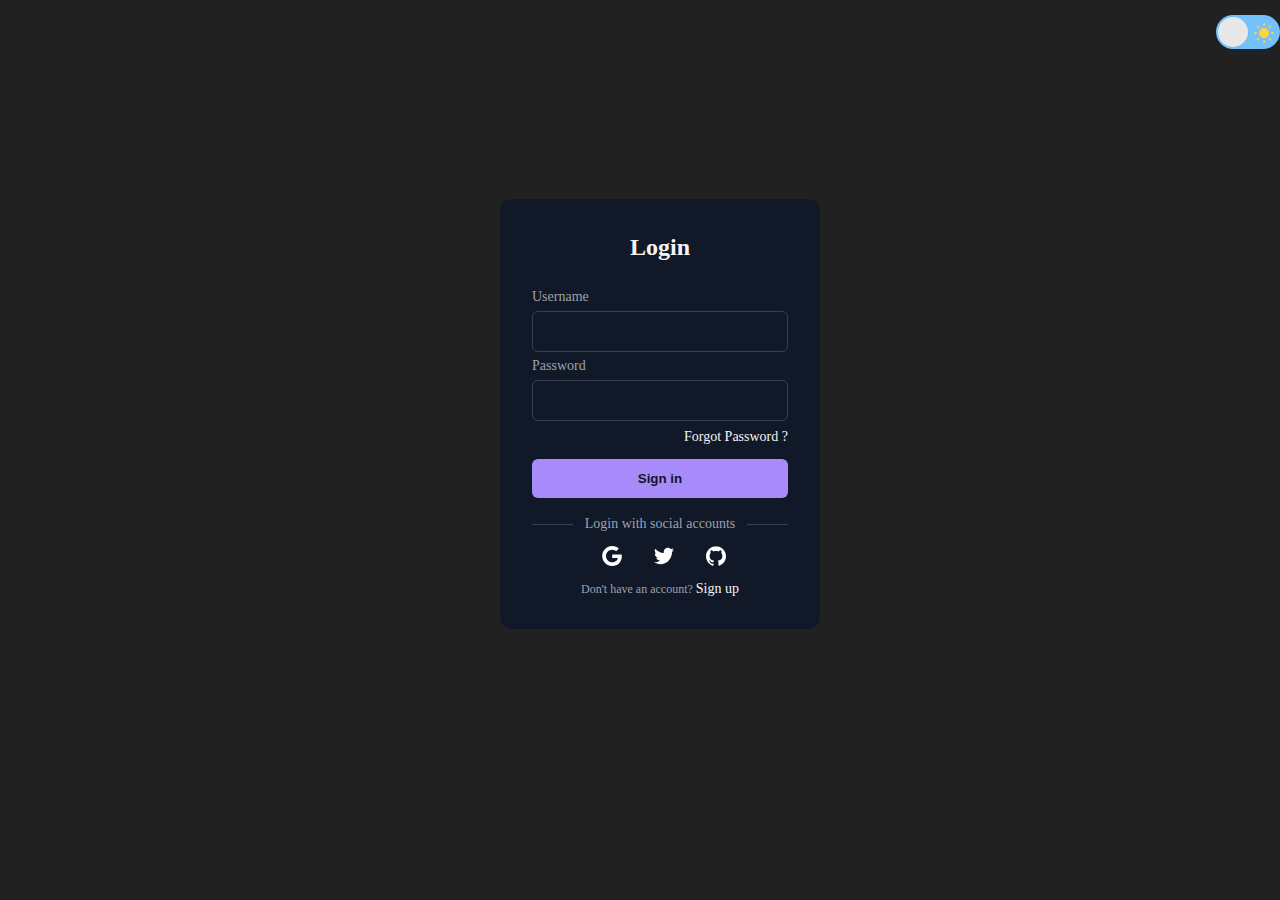
<file: Login or SignIn-From/Index.html>
<!DOCTYPE html>
<html lang="en">
<head>
    <meta charset="UTF-8">
    <meta name="viewport" content="width=device-width, initial-scale=1.0">
    <title>Document</title>
    <link rel="stylesheet" href="Style.css">
</head>
<body>
 <!-- Toggle Switch -->
 <label class="switch" >
    <span class="sun"><svg xmlns="http://www.w3.org/2000/svg" viewBox="0 0 24 24"><g fill="#ffd43b"><circle r="5" cy="12" cx="12"></circle><path d="m21 13h-1a1 1 0 0 1 0-2h1a1 1 0 0 1 0 2zm-17 0h-1a1 1 0 0 1 0-2h1a1 1 0 0 1 0 2zm13.66-5.66a1 1 0 0 1 -.66-.29 1 1 0 0 1 0-1.41l.71-.71a1 1 0 1 1 1.41 1.41l-.71.71a1 1 0 0 1 -.75.29zm-12.02 12.02a1 1 0 0 1 -.71-.29 1 1 0 0 1 0-1.41l.71-.66a1 1 0 0 1 1.41 1.41l-.71.71a1 1 0 0 1 -.7.24zm6.36-14.36a1 1 0 0 1 -1-1v-1a1 1 0 0 1 2 0v1a1 1 0 0 1 -1 1zm0 17a1 1 0 0 1 -1-1v-1a1 1 0 0 1 2 0v1a1 1 0 0 1 -1 1zm-5.66-14.66a1 1 0 0 1 -.7-.29l-.71-.71a1 1 0 0 1 1.41-1.41l.71.71a1 1 0 0 1 0 1.41 1 1 0 0 1 -.71.29zm12.02 12.02a1 1 0 0 1 -.7-.29l-.66-.71a1 1 0 0 1 1.36-1.36l.71.71a1 1 0 0 1 0 1.41 1 1 0 0 1 -.71.24z"></path></g></svg></span>
    <span class="moon"><svg xmlns="http://www.w3.org/2000/svg" viewBox="0 0 384 512"><path d="m223.5 32c-123.5 0-223.5 100.3-223.5 224s100 224 223.5 224c60.6 0 115.5-24.2 155.8-63.4 5-4.9 6.3-12.5 3.1-18.7s-10.1-9.7-17-8.5c-9.8 1.7-19.8 2.6-30.1 2.6-96.9 0-175.5-78.8-175.5-176 0-65.8 36-123.1 89.3-153.3 6.1-3.5 9.2-10.5 7.7-17.3s-7.3-11.9-14.3-12.5c-6.3-.5-12.6-.8-19-.8z"></path></svg></span>   
    <input type="checkbox" class="input" onclick=" myFunction()">
    <span class="slider"></span>
  </label>
    <!-- From -->
    <div class="form-container">
        <p class="title">Login</p>
        <form class="form">
            <div class="input-group">
                <label for="username">Username</label>
                <input type="text" name="username" id="username" placeholder="">
            </div>
            <div class="input-group">
                <label for="password">Password</label>
                <input type="password" name="password" id="password" placeholder="">
                <div class="forgot">
                    <a rel="noopener noreferrer" href="#">Forgot Password ?</a>
                </div>
            </div>
            <button class="sign">Sign in</button>
        </form>
        <div class="social-message">
            <div class="line"></div>
            <p class="message">Login with social accounts</p>
            <div class="line"></div>
        </div>
        <div class="social-icons">
            <button aria-label="Log in with Google" class="icon">
                <svg xmlns="http://www.w3.org/2000/svg" viewBox="0 0 32 32" class="w-5 h-5 fill-current">
                    <path d="M16.318 13.714v5.484h9.078c-0.37 2.354-2.745 6.901-9.078 6.901-5.458 0-9.917-4.521-9.917-10.099s4.458-10.099 9.917-10.099c3.109 0 5.193 1.318 6.38 2.464l4.339-4.182c-2.786-2.599-6.396-4.182-10.719-4.182-8.844 0-16 7.151-16 16s7.156 16 16 16c9.234 0 15.365-6.49 15.365-15.635 0-1.052-0.115-1.854-0.255-2.651z"></path>
                </svg>
            </button>
            <button aria-label="Log in with Twitter" class="icon">
                <svg xmlns="http://www.w3.org/2000/svg" viewBox="0 0 32 32" class="w-5 h-5 fill-current">
                    <path d="M31.937 6.093c-1.177 0.516-2.437 0.871-3.765 1.032 1.355-0.813 2.391-2.099 2.885-3.631-1.271 0.74-2.677 1.276-4.172 1.579-1.192-1.276-2.896-2.079-4.787-2.079-3.625 0-6.563 2.937-6.563 6.557 0 0.521 0.063 1.021 0.172 1.495-5.453-0.255-10.287-2.875-13.52-6.833-0.568 0.964-0.891 2.084-0.891 3.303 0 2.281 1.161 4.281 2.916 5.457-1.073-0.031-2.083-0.328-2.968-0.817v0.079c0 3.181 2.26 5.833 5.26 6.437-0.547 0.145-1.131 0.229-1.724 0.229-0.421 0-0.823-0.041-1.224-0.115 0.844 2.604 3.26 4.5 6.14 4.557-2.239 1.755-5.077 2.801-8.135 2.801-0.521 0-1.041-0.025-1.563-0.088 2.917 1.86 6.36 2.948 10.079 2.948 12.067 0 18.661-9.995 18.661-18.651 0-0.276 0-0.557-0.021-0.839 1.287-0.917 2.401-2.079 3.281-3.396z"></path>
                </svg>
            </button>
            <button aria-label="Log in with GitHub" class="icon">
                <svg xmlns="http://www.w3.org/2000/svg" viewBox="0 0 32 32" class="w-5 h-5 fill-current">
                    <path d="M16 0.396c-8.839 0-16 7.167-16 16 0 7.073 4.584 13.068 10.937 15.183 0.803 0.151 1.093-0.344 1.093-0.772 0-0.38-0.009-1.385-0.015-2.719-4.453 0.964-5.391-2.151-5.391-2.151-0.729-1.844-1.781-2.339-1.781-2.339-1.448-0.989 0.115-0.968 0.115-0.968 1.604 0.109 2.448 1.645 2.448 1.645 1.427 2.448 3.744 1.74 4.661 1.328 0.14-1.031 0.557-1.74 1.011-2.135-3.552-0.401-7.287-1.776-7.287-7.907 0-1.751 0.62-3.177 1.645-4.297-0.177-0.401-0.719-2.031 0.141-4.235 0 0 1.339-0.427 4.4 1.641 1.281-0.355 2.641-0.532 4-0.541 1.36 0.009 2.719 0.187 4 0.541 3.043-2.068 4.381-1.641 4.381-1.641 0.859 2.204 0.317 3.833 0.161 4.235 1.015 1.12 1.635 2.547 1.635 4.297 0 6.145-3.74 7.5-7.296 7.891 0.556 0.479 1.077 1.464 1.077 2.959 0 2.14-0.020 3.864-0.020 4.385 0 0.416 0.28 0.916 1.104 0.755 6.4-2.093 10.979-8.093 10.979-15.156 0-8.833-7.161-16-16-16z"></path>
                </svg>
            </button>
        </div>
        <p class="signup">Don't have an account?
            <a rel="noopener noreferrer" href="http://127.0.0.1:5500/Login%20or%20SignIn-From/SignUp.html" class="">Sign up</a>
        </p>
    </div>
    
    <script>
        function myFunction() {
           var element = document.body;
           element.classList.toggle("dark-mode");
        }
        </script>
</body>
</html>
</file>
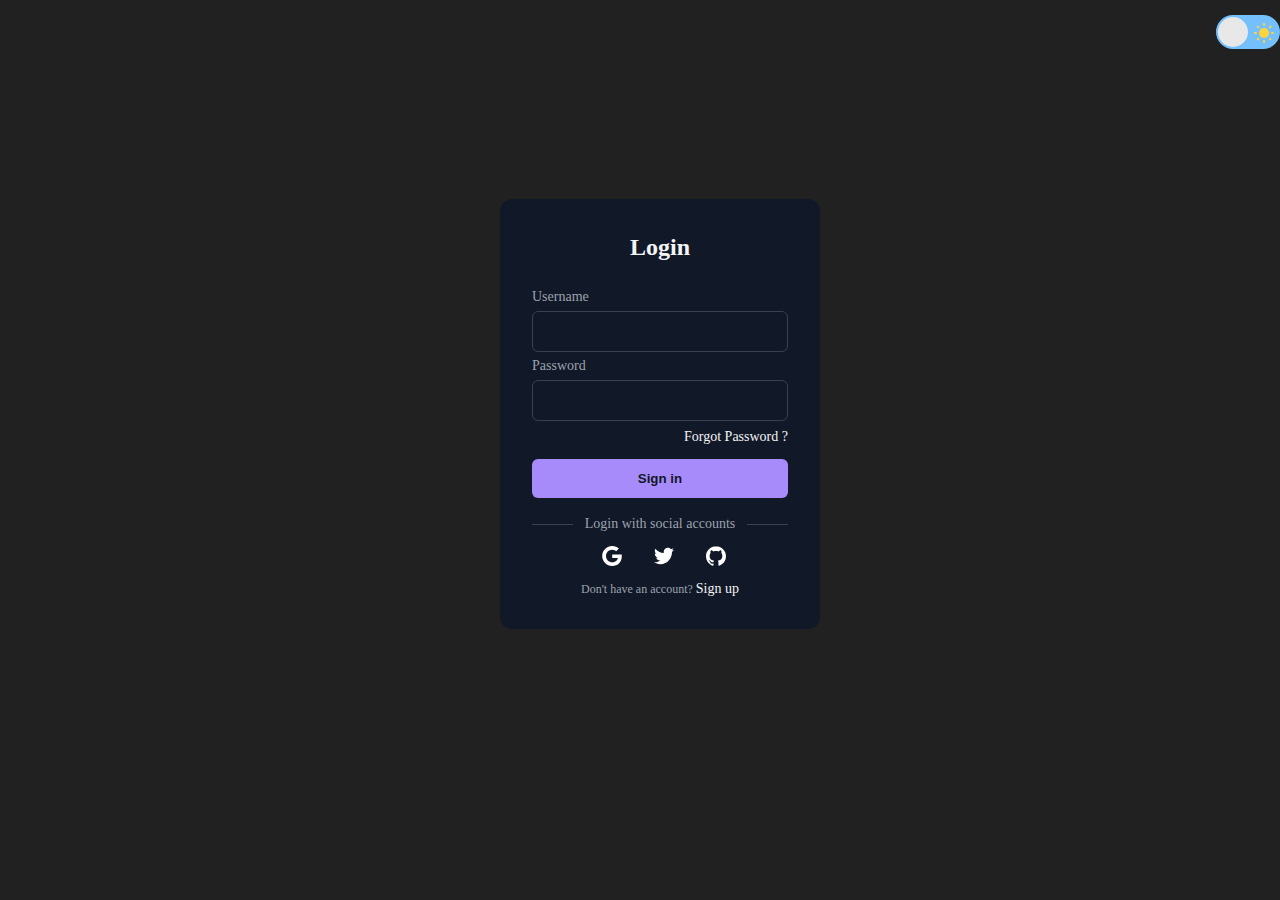
<file: Login/SignIn-From/Index.html>
<!DOCTYPE html>
<html lang="en">
<head>
    <meta charset="UTF-8">
    <meta name="viewport" content="width=device-width, initial-scale=1.0">
    <title>Document</title>
    <link rel="stylesheet" href="Style.css">
</head>
<body>
 <!-- Toggle Switch -->
 <label class="switch" >
    <span class="sun"><svg xmlns="http://www.w3.org/2000/svg" viewBox="0 0 24 24"><g fill="#ffd43b"><circle r="5" cy="12" cx="12"></circle><path d="m21 13h-1a1 1 0 0 1 0-2h1a1 1 0 0 1 0 2zm-17 0h-1a1 1 0 0 1 0-2h1a1 1 0 0 1 0 2zm13.66-5.66a1 1 0 0 1 -.66-.29 1 1 0 0 1 0-1.41l.71-.71a1 1 0 1 1 1.41 1.41l-.71.71a1 1 0 0 1 -.75.29zm-12.02 12.02a1 1 0 0 1 -.71-.29 1 1 0 0 1 0-1.41l.71-.66a1 1 0 0 1 1.41 1.41l-.71.71a1 1 0 0 1 -.7.24zm6.36-14.36a1 1 0 0 1 -1-1v-1a1 1 0 0 1 2 0v1a1 1 0 0 1 -1 1zm0 17a1 1 0 0 1 -1-1v-1a1 1 0 0 1 2 0v1a1 1 0 0 1 -1 1zm-5.66-14.66a1 1 0 0 1 -.7-.29l-.71-.71a1 1 0 0 1 1.41-1.41l.71.71a1 1 0 0 1 0 1.41 1 1 0 0 1 -.71.29zm12.02 12.02a1 1 0 0 1 -.7-.29l-.66-.71a1 1 0 0 1 1.36-1.36l.71.71a1 1 0 0 1 0 1.41 1 1 0 0 1 -.71.24z"></path></g></svg></span>
    <span class="moon"><svg xmlns="http://www.w3.org/2000/svg" viewBox="0 0 384 512"><path d="m223.5 32c-123.5 0-223.5 100.3-223.5 224s100 224 223.5 224c60.6 0 115.5-24.2 155.8-63.4 5-4.9 6.3-12.5 3.1-18.7s-10.1-9.7-17-8.5c-9.8 1.7-19.8 2.6-30.1 2.6-96.9 0-175.5-78.8-175.5-176 0-65.8 36-123.1 89.3-153.3 6.1-3.5 9.2-10.5 7.7-17.3s-7.3-11.9-14.3-12.5c-6.3-.5-12.6-.8-19-.8z"></path></svg></span>   
    <input type="checkbox" class="input" onclick=" myFunction()">
    <span class="slider"></span>
  </label>
    <!-- From -->
    <div class="form-container">
        <p class="title">Login</p>
        <form class="form">
            <div class="input-group">
                <label for="username">Username</label>
                <input type="text" name="username" id="username" placeholder="">
            </div>
            <div class="input-group">
                <label for="password">Password</label>
                <input type="password" name="password" id="password" placeholder="">
                <div class="forgot">
                    <a rel="noopener noreferrer" href="#">Forgot Password ?</a>
                </div>
            </div>
            <button class="sign">Sign in</button>
        </form>
        <div class="social-message">
            <div class="line"></div>
            <p class="message">Login with social accounts</p>
            <div class="line"></div>
        </div>
        <div class="social-icons">
            <button aria-label="Log in with Google" class="icon">
                <svg xmlns="http://www.w3.org/2000/svg" viewBox="0 0 32 32" class="w-5 h-5 fill-current">
                    <path d="M16.318 13.714v5.484h9.078c-0.37 2.354-2.745 6.901-9.078 6.901-5.458 0-9.917-4.521-9.917-10.099s4.458-10.099 9.917-10.099c3.109 0 5.193 1.318 6.38 2.464l4.339-4.182c-2.786-2.599-6.396-4.182-10.719-4.182-8.844 0-16 7.151-16 16s7.156 16 16 16c9.234 0 15.365-6.49 15.365-15.635 0-1.052-0.115-1.854-0.255-2.651z"></path>
                </svg>
            </button>
            <button aria-label="Log in with Twitter" class="icon">
                <svg xmlns="http://www.w3.org/2000/svg" viewBox="0 0 32 32" class="w-5 h-5 fill-current">
                    <path d="M31.937 6.093c-1.177 0.516-2.437 0.871-3.765 1.032 1.355-0.813 2.391-2.099 2.885-3.631-1.271 0.74-2.677 1.276-4.172 1.579-1.192-1.276-2.896-2.079-4.787-2.079-3.625 0-6.563 2.937-6.563 6.557 0 0.521 0.063 1.021 0.172 1.495-5.453-0.255-10.287-2.875-13.52-6.833-0.568 0.964-0.891 2.084-0.891 3.303 0 2.281 1.161 4.281 2.916 5.457-1.073-0.031-2.083-0.328-2.968-0.817v0.079c0 3.181 2.26 5.833 5.26 6.437-0.547 0.145-1.131 0.229-1.724 0.229-0.421 0-0.823-0.041-1.224-0.115 0.844 2.604 3.26 4.5 6.14 4.557-2.239 1.755-5.077 2.801-8.135 2.801-0.521 0-1.041-0.025-1.563-0.088 2.917 1.86 6.36 2.948 10.079 2.948 12.067 0 18.661-9.995 18.661-18.651 0-0.276 0-0.557-0.021-0.839 1.287-0.917 2.401-2.079 3.281-3.396z"></path>
                </svg>
            </button>
            <button aria-label="Log in with GitHub" class="icon">
                <svg xmlns="http://www.w3.org/2000/svg" viewBox="0 0 32 32" class="w-5 h-5 fill-current">
                    <path d="M16 0.396c-8.839 0-16 7.167-16 16 0 7.073 4.584 13.068 10.937 15.183 0.803 0.151 1.093-0.344 1.093-0.772 0-0.38-0.009-1.385-0.015-2.719-4.453 0.964-5.391-2.151-5.391-2.151-0.729-1.844-1.781-2.339-1.781-2.339-1.448-0.989 0.115-0.968 0.115-0.968 1.604 0.109 2.448 1.645 2.448 1.645 1.427 2.448 3.744 1.74 4.661 1.328 0.14-1.031 0.557-1.74 1.011-2.135-3.552-0.401-7.287-1.776-7.287-7.907 0-1.751 0.62-3.177 1.645-4.297-0.177-0.401-0.719-2.031 0.141-4.235 0 0 1.339-0.427 4.4 1.641 1.281-0.355 2.641-0.532 4-0.541 1.36 0.009 2.719 0.187 4 0.541 3.043-2.068 4.381-1.641 4.381-1.641 0.859 2.204 0.317 3.833 0.161 4.235 1.015 1.12 1.635 2.547 1.635 4.297 0 6.145-3.74 7.5-7.296 7.891 0.556 0.479 1.077 1.464 1.077 2.959 0 2.14-0.020 3.864-0.020 4.385 0 0.416 0.28 0.916 1.104 0.755 6.4-2.093 10.979-8.093 10.979-15.156 0-8.833-7.161-16-16-16z"></path>
                </svg>
            </button>
        </div>
        <p class="signup">Don't have an account?
            <a rel="noopener noreferrer" href="http://127.0.0.1:5500/Login/SignIn-From/SignUp.html?username=&username=&password=&username=" class="">Sign up</a>
        </p>
    </div>
    
    <script>
        function myFunction() {
           var element = document.body;
           element.classList.toggle("dark-mode");
        }
        </script>
</body>
</html>
</file>
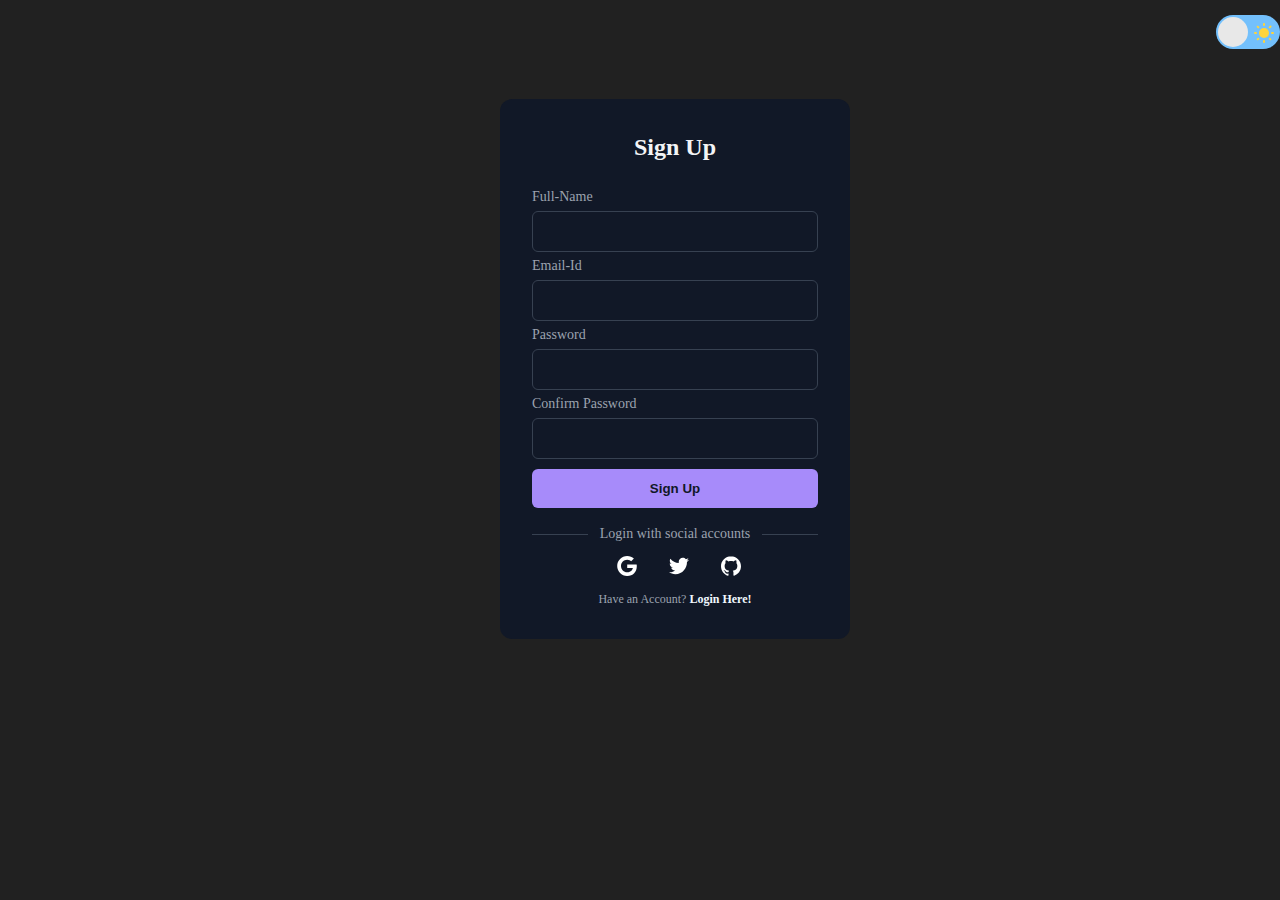
<file: Login or SignIn-From/SignUp.html>
<!DOCTYPE html>
<html lang="en">
<head>
    <meta charset="UTF-8">
    <meta name="viewport" content="width=device-width, initial-scale=1.0">
    <title>Document</title>
    <link rel="stylesheet" href="signUp.Css">
</head>
<body>
    <!-- Toggle Switch -->
 <label class="switch">
    <span class="sun"><svg xmlns="http://www.w3.org/2000/svg" viewBox="0 0 24 24"><g fill="#ffd43b"><circle r="5" cy="12" cx="12"></circle><path d="m21 13h-1a1 1 0 0 1 0-2h1a1 1 0 0 1 0 2zm-17 0h-1a1 1 0 0 1 0-2h1a1 1 0 0 1 0 2zm13.66-5.66a1 1 0 0 1 -.66-.29 1 1 0 0 1 0-1.41l.71-.71a1 1 0 1 1 1.41 1.41l-.71.71a1 1 0 0 1 -.75.29zm-12.02 12.02a1 1 0 0 1 -.71-.29 1 1 0 0 1 0-1.41l.71-.66a1 1 0 0 1 1.41 1.41l-.71.71a1 1 0 0 1 -.7.24zm6.36-14.36a1 1 0 0 1 -1-1v-1a1 1 0 0 1 2 0v1a1 1 0 0 1 -1 1zm0 17a1 1 0 0 1 -1-1v-1a1 1 0 0 1 2 0v1a1 1 0 0 1 -1 1zm-5.66-14.66a1 1 0 0 1 -.7-.29l-.71-.71a1 1 0 0 1 1.41-1.41l.71.71a1 1 0 0 1 0 1.41 1 1 0 0 1 -.71.29zm12.02 12.02a1 1 0 0 1 -.7-.29l-.66-.71a1 1 0 0 1 1.36-1.36l.71.71a1 1 0 0 1 0 1.41 1 1 0 0 1 -.71.24z"></path></g></svg></span>
    <span class="moon"><svg xmlns="http://www.w3.org/2000/svg" viewBox="0 0 384 512"><path d="m223.5 32c-123.5 0-223.5 100.3-223.5 224s100 224 223.5 224c60.6 0 115.5-24.2 155.8-63.4 5-4.9 6.3-12.5 3.1-18.7s-10.1-9.7-17-8.5c-9.8 1.7-19.8 2.6-30.1 2.6-96.9 0-175.5-78.8-175.5-176 0-65.8 36-123.1 89.3-153.3 6.1-3.5 9.2-10.5 7.7-17.3s-7.3-11.9-14.3-12.5c-6.3-.5-12.6-.8-19-.8z"></path></svg></span>   
    <input type="checkbox" class="input" onclick="myFunction()">
    <span class="slider"></span>
  </label>
    <!-- From -->
    <div class="form-container">
        <p class="title">Sign Up</p>
        <form class="form">
            <div class="input-group">
                <label for="username">Full-Name</label>
                <input type="text" name="username" id="username" placeholder="">
            </div>
            <div class="input-group">
                <label for="username">Email-Id</label>
                <input type="email" name="username" id="username" placeholder="">
            </div>
            <div class="input-group">
                <label for="password">Password</label>
                <input type="password" name="password" id="password" placeholder="">
               </div>
               <div class="input-group">
                <label for="username">Confirm Password</label>
                <input type="text" name="username" id="username" placeholder="">
            </div>
            <button class="sign">Sign Up</button>
        </form>
        <div class="social-message">
            <div class="line"></div>
            <p class="message">Login with social accounts</p>
            <div class="line"></div>
        </div>
        <div class="social-icons">
            <button aria-label="Log in with Google" class="icon">
                <svg xmlns="http://www.w3.org/2000/svg" viewBox="0 0 32 32" class="w-5 h-5 fill-current">
                    <path d="M16.318 13.714v5.484h9.078c-0.37 2.354-2.745 6.901-9.078 6.901-5.458 0-9.917-4.521-9.917-10.099s4.458-10.099 9.917-10.099c3.109 0 5.193 1.318 6.38 2.464l4.339-4.182c-2.786-2.599-6.396-4.182-10.719-4.182-8.844 0-16 7.151-16 16s7.156 16 16 16c9.234 0 15.365-6.49 15.365-15.635 0-1.052-0.115-1.854-0.255-2.651z"></path>
                </svg>
            </button>
            <button aria-label="Log in with Twitter" class="icon">
                <svg xmlns="http://www.w3.org/2000/svg" viewBox="0 0 32 32" class="w-5 h-5 fill-current">
                    <path d="M31.937 6.093c-1.177 0.516-2.437 0.871-3.765 1.032 1.355-0.813 2.391-2.099 2.885-3.631-1.271 0.74-2.677 1.276-4.172 1.579-1.192-1.276-2.896-2.079-4.787-2.079-3.625 0-6.563 2.937-6.563 6.557 0 0.521 0.063 1.021 0.172 1.495-5.453-0.255-10.287-2.875-13.52-6.833-0.568 0.964-0.891 2.084-0.891 3.303 0 2.281 1.161 4.281 2.916 5.457-1.073-0.031-2.083-0.328-2.968-0.817v0.079c0 3.181 2.26 5.833 5.26 6.437-0.547 0.145-1.131 0.229-1.724 0.229-0.421 0-0.823-0.041-1.224-0.115 0.844 2.604 3.26 4.5 6.14 4.557-2.239 1.755-5.077 2.801-8.135 2.801-0.521 0-1.041-0.025-1.563-0.088 2.917 1.86 6.36 2.948 10.079 2.948 12.067 0 18.661-9.995 18.661-18.651 0-0.276 0-0.557-0.021-0.839 1.287-0.917 2.401-2.079 3.281-3.396z"></path>
                </svg>
            </button>
            <button aria-label="Log in with GitHub" class="icon">
                <svg xmlns="http://www.w3.org/2000/svg" viewBox="0 0 32 32" class="w-5 h-5 fill-current">
                    <path d="M16 0.396c-8.839 0-16 7.167-16 16 0 7.073 4.584 13.068 10.937 15.183 0.803 0.151 1.093-0.344 1.093-0.772 0-0.38-0.009-1.385-0.015-2.719-4.453 0.964-5.391-2.151-5.391-2.151-0.729-1.844-1.781-2.339-1.781-2.339-1.448-0.989 0.115-0.968 0.115-0.968 1.604 0.109 2.448 1.645 2.448 1.645 1.427 2.448 3.744 1.74 4.661 1.328 0.14-1.031 0.557-1.74 1.011-2.135-3.552-0.401-7.287-1.776-7.287-7.907 0-1.751 0.62-3.177 1.645-4.297-0.177-0.401-0.719-2.031 0.141-4.235 0 0 1.339-0.427 4.4 1.641 1.281-0.355 2.641-0.532 4-0.541 1.36 0.009 2.719 0.187 4 0.541 3.043-2.068 4.381-1.641 4.381-1.641 0.859 2.204 0.317 3.833 0.161 4.235 1.015 1.12 1.635 2.547 1.635 4.297 0 6.145-3.74 7.5-7.296 7.891 0.556 0.479 1.077 1.464 1.077 2.959 0 2.14-0.020 3.864-0.020 4.385 0 0.416 0.28 0.916 1.104 0.755 6.4-2.093 10.979-8.093 10.979-15.156 0-8.833-7.161-16-16-16z"></path>
                </svg>
            </button>
        </div>
        <p class="signup">Have an Account? 
            <a rel="noopener noreferrer" href="http://127.0.0.1:5500/Login%20or%20SignIn-From/Index.html" class="">Login Here!</a>
        </p>
    </div>

    <script>
        function myFunction() {
           var element = document.body;
           element.classList.toggle("dark-mode");
        }
        </script>
</body>
</html>
</file>
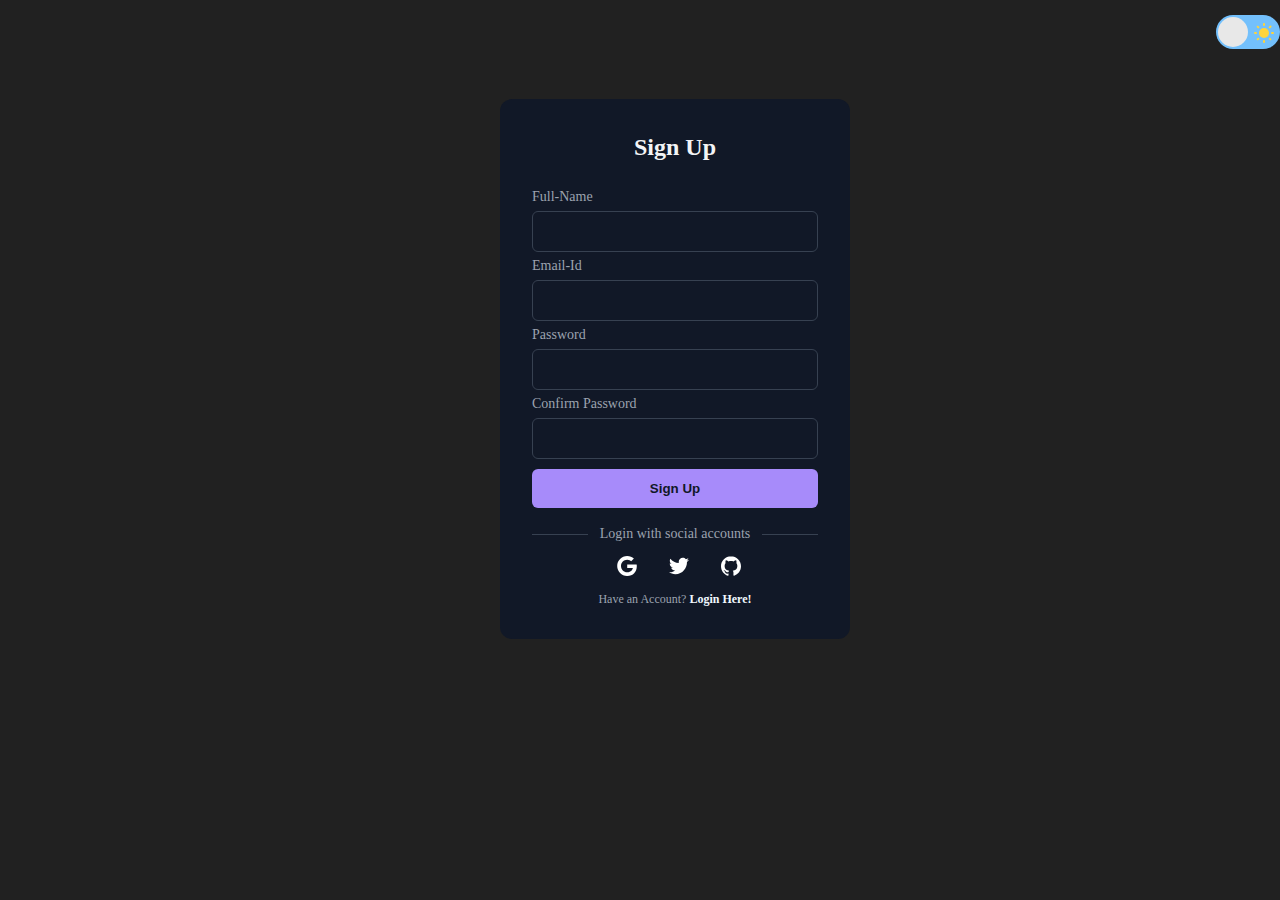
<file: Login/SignIn-From/SignUp.html>
<!DOCTYPE html>
<html lang="en">
<head>
    <meta charset="UTF-8">
    <meta name="viewport" content="width=device-width, initial-scale=1.0">
    <title>Document</title>
    <link rel="stylesheet" href="signUp.Css">
</head>
<body>
    <!-- Toggle Switch -->
 <label class="switch">
    <span class="sun"><svg xmlns="http://www.w3.org/2000/svg" viewBox="0 0 24 24"><g fill="#ffd43b"><circle r="5" cy="12" cx="12"></circle><path d="m21 13h-1a1 1 0 0 1 0-2h1a1 1 0 0 1 0 2zm-17 0h-1a1 1 0 0 1 0-2h1a1 1 0 0 1 0 2zm13.66-5.66a1 1 0 0 1 -.66-.29 1 1 0 0 1 0-1.41l.71-.71a1 1 0 1 1 1.41 1.41l-.71.71a1 1 0 0 1 -.75.29zm-12.02 12.02a1 1 0 0 1 -.71-.29 1 1 0 0 1 0-1.41l.71-.66a1 1 0 0 1 1.41 1.41l-.71.71a1 1 0 0 1 -.7.24zm6.36-14.36a1 1 0 0 1 -1-1v-1a1 1 0 0 1 2 0v1a1 1 0 0 1 -1 1zm0 17a1 1 0 0 1 -1-1v-1a1 1 0 0 1 2 0v1a1 1 0 0 1 -1 1zm-5.66-14.66a1 1 0 0 1 -.7-.29l-.71-.71a1 1 0 0 1 1.41-1.41l.71.71a1 1 0 0 1 0 1.41 1 1 0 0 1 -.71.29zm12.02 12.02a1 1 0 0 1 -.7-.29l-.66-.71a1 1 0 0 1 1.36-1.36l.71.71a1 1 0 0 1 0 1.41 1 1 0 0 1 -.71.24z"></path></g></svg></span>
    <span class="moon"><svg xmlns="http://www.w3.org/2000/svg" viewBox="0 0 384 512"><path d="m223.5 32c-123.5 0-223.5 100.3-223.5 224s100 224 223.5 224c60.6 0 115.5-24.2 155.8-63.4 5-4.9 6.3-12.5 3.1-18.7s-10.1-9.7-17-8.5c-9.8 1.7-19.8 2.6-30.1 2.6-96.9 0-175.5-78.8-175.5-176 0-65.8 36-123.1 89.3-153.3 6.1-3.5 9.2-10.5 7.7-17.3s-7.3-11.9-14.3-12.5c-6.3-.5-12.6-.8-19-.8z"></path></svg></span>   
    <input type="checkbox" class="input" onclick="myFunction()">
    <span class="slider"></span>
  </label>
    <!-- From -->
    <div class="form-container">
        <p class="title">Sign Up</p>
        <form class="form">
            <div class="input-group">
                <label for="username">Full-Name</label>
                <input type="text" name="username" id="username" placeholder="">
            </div>
            <div class="input-group">
                <label for="username">Email-Id</label>
                <input type="email" name="username" id="username" placeholder="">
            </div>
            <div class="input-group">
                <label for="password">Password</label>
                <input type="password" name="password" id="password" placeholder="">
               </div>
               <div class="input-group">
                <label for="username">Confirm Password</label>
                <input type="text" name="username" id="username" placeholder="">
            </div>
            <button class="sign">Sign Up</button>
        </form>
        <div class="social-message">
            <div class="line"></div>
            <p class="message">Login with social accounts</p>
            <div class="line"></div>
        </div>
        <div class="social-icons">
            <button aria-label="Log in with Google" class="icon">
                <svg xmlns="http://www.w3.org/2000/svg" viewBox="0 0 32 32" class="w-5 h-5 fill-current">
                    <path d="M16.318 13.714v5.484h9.078c-0.37 2.354-2.745 6.901-9.078 6.901-5.458 0-9.917-4.521-9.917-10.099s4.458-10.099 9.917-10.099c3.109 0 5.193 1.318 6.38 2.464l4.339-4.182c-2.786-2.599-6.396-4.182-10.719-4.182-8.844 0-16 7.151-16 16s7.156 16 16 16c9.234 0 15.365-6.49 15.365-15.635 0-1.052-0.115-1.854-0.255-2.651z"></path>
                </svg>
            </button>
            <button aria-label="Log in with Twitter" class="icon">
                <svg xmlns="http://www.w3.org/2000/svg" viewBox="0 0 32 32" class="w-5 h-5 fill-current">
                    <path d="M31.937 6.093c-1.177 0.516-2.437 0.871-3.765 1.032 1.355-0.813 2.391-2.099 2.885-3.631-1.271 0.74-2.677 1.276-4.172 1.579-1.192-1.276-2.896-2.079-4.787-2.079-3.625 0-6.563 2.937-6.563 6.557 0 0.521 0.063 1.021 0.172 1.495-5.453-0.255-10.287-2.875-13.52-6.833-0.568 0.964-0.891 2.084-0.891 3.303 0 2.281 1.161 4.281 2.916 5.457-1.073-0.031-2.083-0.328-2.968-0.817v0.079c0 3.181 2.26 5.833 5.26 6.437-0.547 0.145-1.131 0.229-1.724 0.229-0.421 0-0.823-0.041-1.224-0.115 0.844 2.604 3.26 4.5 6.14 4.557-2.239 1.755-5.077 2.801-8.135 2.801-0.521 0-1.041-0.025-1.563-0.088 2.917 1.86 6.36 2.948 10.079 2.948 12.067 0 18.661-9.995 18.661-18.651 0-0.276 0-0.557-0.021-0.839 1.287-0.917 2.401-2.079 3.281-3.396z"></path>
                </svg>
            </button>
            <button aria-label="Log in with GitHub" class="icon">
                <svg xmlns="http://www.w3.org/2000/svg" viewBox="0 0 32 32" class="w-5 h-5 fill-current">
                    <path d="M16 0.396c-8.839 0-16 7.167-16 16 0 7.073 4.584 13.068 10.937 15.183 0.803 0.151 1.093-0.344 1.093-0.772 0-0.38-0.009-1.385-0.015-2.719-4.453 0.964-5.391-2.151-5.391-2.151-0.729-1.844-1.781-2.339-1.781-2.339-1.448-0.989 0.115-0.968 0.115-0.968 1.604 0.109 2.448 1.645 2.448 1.645 1.427 2.448 3.744 1.74 4.661 1.328 0.14-1.031 0.557-1.74 1.011-2.135-3.552-0.401-7.287-1.776-7.287-7.907 0-1.751 0.62-3.177 1.645-4.297-0.177-0.401-0.719-2.031 0.141-4.235 0 0 1.339-0.427 4.4 1.641 1.281-0.355 2.641-0.532 4-0.541 1.36 0.009 2.719 0.187 4 0.541 3.043-2.068 4.381-1.641 4.381-1.641 0.859 2.204 0.317 3.833 0.161 4.235 1.015 1.12 1.635 2.547 1.635 4.297 0 6.145-3.74 7.5-7.296 7.891 0.556 0.479 1.077 1.464 1.077 2.959 0 2.14-0.020 3.864-0.020 4.385 0 0.416 0.28 0.916 1.104 0.755 6.4-2.093 10.979-8.093 10.979-15.156 0-8.833-7.161-16-16-16z"></path>
                </svg>
            </button>
        </div>
        <p class="signup">Have an Account? 
            <a rel="noopener noreferrer" href="http://127.0.0.1:5500/Login/SignIn-From/Index.html#" class="">Login Here!</a>
        </p>
    </div>

    <script>
        function myFunction() {
           var element = document.body;
           element.classList.toggle("dark-mode");
        }
        </script>
</body>
</html>
</file>
<file: Login or SignIn-From/Style.css>
*{
    margin: 0;
    padding: 0;
    box-sizing: border-box;
}
body{
    background-color: #212121;
}
/* ToggleSwitchCss */
.dark-mode {
  background-color: #e8e8e8;
}
.switch {
  font-size: 17px;
  position: relative;
  display: inline-block;
  width: 64px;
  height: 34px;
  margin-left: 95%;
  margin-top: 15px;
}

.switch input {
  opacity: 0;
  width: 0;
  height: 0;
}

.slider {
  position: absolute;
  cursor: pointer;
  top: 0;
  left: 0;
  right: 0;
  bottom: 0;
  background-color: #73C0FC;
  transition: .4s;
  border-radius: 30px;
}

.slider:before {
  position: absolute;
  content: "";
  height: 30px;
  width: 30px;
  border-radius: 20px;
  left: 2px;
  bottom: 2px;
  z-index: 2;
  background-color: #e8e8e8;
  transition: .4s;
}

.sun svg {
  position: absolute;
  top: 6px;
  left: 36px;
  z-index: 1;
  width: 24px;
  height: 24px;
}

.moon svg {
  fill: #73C0FC;
  position: absolute;
  top: 5px;
  left: 5px;
  z-index: 1;
  width: 24px;
  height: 24px;
}

/* .switch:hover */.sun svg {
  animation: rotate 15s linear infinite;
}

@keyframes rotate {
 
  0% {
    transform: rotate(0);
  }

  100% {
    transform: rotate(360deg);
  }
}

/* .switch:hover */.moon svg {
  animation: tilt 5s linear infinite;
}

@keyframes tilt {
 
  0% {
    transform: rotate(0deg);
  }

  25% {
    transform: rotate(-10deg);
  }

  75% {
    transform: rotate(10deg);
  }

  100% {
    transform: rotate(0deg);
  }
}

.input:checked + .slider {
  background-color: #183153;
}

.input:focus + .slider {
  box-shadow: 0 0 1px #183153;
}

.input:checked + .slider:before {
  transform: translateX(30px);
}
/* Fromcss */
.form-container {
    width: 320px;
    border-radius: 0.75rem;
    background-color: rgba(17, 24, 39, 1);
    padding: 2rem;
    color: rgba(243, 244, 246, 1);
    margin-top: 150px;
    margin-left: 500px;
  }
  
  .title {
    text-align: center;
    font-size: 1.5rem;
    line-height: 2rem;
    font-weight: 700;
  }
  
  .form {
    margin-top: 1.5rem;
  }
  
  .input-group {
    margin-top: 0.25rem;
    font-size: 0.875rem;
    line-height: 1.25rem;
  }
  
  .input-group label {
    display: block;
    color: rgba(156, 163, 175, 1);
    margin-bottom: 4px;
  }
  
  .input-group input {
    width: 100%;
    border-radius: 0.375rem;
    border: 1px solid rgba(55, 65, 81, 1);
    outline: 0;
    background-color: rgba(17, 24, 39, 1);
    padding: 0.75rem 1rem;
    color: rgba(243, 244, 246, 1);
  }
  
  .input-group input:focus {
    border-color: rgba(167, 139, 250);
  }
  
  .forgot {
    display: flex;
    justify-content: flex-end;
    font-size: 0.75rem;
    line-height: 1rem;
    color: rgba(156, 163, 175,1);
    margin: 8px 0 14px 0;
  }
  
  .forgot a,.signup a {
    color: rgba(243, 244, 246, 1);
    text-decoration: none;
    font-size: 14px;
  }
  
  .forgot a:hover, .signup a:hover {
    text-decoration: underline rgba(167, 139, 250, 1);
  }
  
  .sign {
    display: block;
    width: 100%;
    background-color: rgba(167, 139, 250, 1);
    padding: 0.75rem;
    text-align: center;
    color: rgba(17, 24, 39, 1);
    border: none;
    border-radius: 0.375rem;
    font-weight: 600;
    cursor: pointer;
  }
  
  .social-message {
    display: flex;
    align-items: center;
    padding-top: 1rem;
  }
  
  .line {
    height: 1px;
    flex: 1 1 0%;
    background-color: rgba(55, 65, 81, 1);
  }
  
  .social-message .message {
    padding-left: 0.75rem;
    padding-right: 0.75rem;
    font-size: 0.875rem;
    line-height: 1.25rem;
    color: rgba(156, 163, 175, 1);
  }
  
  .social-icons {
    display: flex;
    justify-content: center;
  }
  
  .social-icons .icon {
    border-radius: 0.125rem;
    padding: 0.75rem;
    border: none;
    background-color: transparent;
    margin-left: 8px;
  }
  
  .social-icons .icon svg {
    height: 1.25rem;
    width: 1.25rem;
    fill: #fff;
    cursor: pointer;
  }
  
  .signup  {
    text-align: center;
    font-size: 0.75rem;
    line-height: 1rem;
    color: rgba(156, 163, 175, 1);
  }
</file>
<file: Login/SignIn-From/Style.css>
*{
    margin: 0;
    padding: 0;
    box-sizing: border-box;
}
body{
    background-color: #212121;
}
/* ToggleSwitchCss */
.dark-mode {
  background-color: #e8e8e8;
}
.switch {
  font-size: 17px;
  position: relative;
  display: inline-block;
  width: 64px;
  height: 34px;
  margin-left: 95%;
  margin-top: 15px;
}

.switch input {
  opacity: 0;
  width: 0;
  height: 0;
}

.slider {
  position: absolute;
  cursor: pointer;
  top: 0;
  left: 0;
  right: 0;
  bottom: 0;
  background-color: #73C0FC;
  transition: .4s;
  border-radius: 30px;
}

.slider:before {
  position: absolute;
  content: "";
  height: 30px;
  width: 30px;
  border-radius: 20px;
  left: 2px;
  bottom: 2px;
  z-index: 2;
  background-color: #e8e8e8;
  transition: .4s;
}

.sun svg {
  position: absolute;
  top: 6px;
  left: 36px;
  z-index: 1;
  width: 24px;
  height: 24px;
}

.moon svg {
  fill: #73C0FC;
  position: absolute;
  top: 5px;
  left: 5px;
  z-index: 1;
  width: 24px;
  height: 24px;
}

/* .switch:hover */.sun svg {
  animation: rotate 15s linear infinite;
}

@keyframes rotate {
 
  0% {
    transform: rotate(0);
  }

  100% {
    transform: rotate(360deg);
  }
}

/* .switch:hover */.moon svg {
  animation: tilt 5s linear infinite;
}

@keyframes tilt {
 
  0% {
    transform: rotate(0deg);
  }

  25% {
    transform: rotate(-10deg);
  }

  75% {
    transform: rotate(10deg);
  }

  100% {
    transform: rotate(0deg);
  }
}

.input:checked + .slider {
  background-color: #183153;
}

.input:focus + .slider {
  box-shadow: 0 0 1px #183153;
}

.input:checked + .slider:before {
  transform: translateX(30px);
}
/* Fromcss */
.form-container {
    width: 320px;
    border-radius: 0.75rem;
    background-color: rgba(17, 24, 39, 1);
    padding: 2rem;
    color: rgba(243, 244, 246, 1);
    margin-top: 150px;
    margin-left: 500px;
  }
  
  .title {
    text-align: center;
    font-size: 1.5rem;
    line-height: 2rem;
    font-weight: 700;
  }
  
  .form {
    margin-top: 1.5rem;
  }
  
  .input-group {
    margin-top: 0.25rem;
    font-size: 0.875rem;
    line-height: 1.25rem;
  }
  
  .input-group label {
    display: block;
    color: rgba(156, 163, 175, 1);
    margin-bottom: 4px;
  }
  
  .input-group input {
    width: 100%;
    border-radius: 0.375rem;
    border: 1px solid rgba(55, 65, 81, 1);
    outline: 0;
    background-color: rgba(17, 24, 39, 1);
    padding: 0.75rem 1rem;
    color: rgba(243, 244, 246, 1);
  }
  
  .input-group input:focus {
    border-color: rgba(167, 139, 250);
  }
  
  .forgot {
    display: flex;
    justify-content: flex-end;
    font-size: 0.75rem;
    line-height: 1rem;
    color: rgba(156, 163, 175,1);
    margin: 8px 0 14px 0;
  }
  
  .forgot a,.signup a {
    color: rgba(243, 244, 246, 1);
    text-decoration: none;
    font-size: 14px;
  }
  
  .forgot a:hover, .signup a:hover {
    text-decoration: underline rgba(167, 139, 250, 1);
  }
  
  .sign {
    display: block;
    width: 100%;
    background-color: rgba(167, 139, 250, 1);
    padding: 0.75rem;
    text-align: center;
    color: rgba(17, 24, 39, 1);
    border: none;
    border-radius: 0.375rem;
    font-weight: 600;
    cursor: pointer;
  }
  
  .social-message {
    display: flex;
    align-items: center;
    padding-top: 1rem;
  }
  
  .line {
    height: 1px;
    flex: 1 1 0%;
    background-color: rgba(55, 65, 81, 1);
  }
  
  .social-message .message {
    padding-left: 0.75rem;
    padding-right: 0.75rem;
    font-size: 0.875rem;
    line-height: 1.25rem;
    color: rgba(156, 163, 175, 1);
  }
  
  .social-icons {
    display: flex;
    justify-content: center;
  }
  
  .social-icons .icon {
    border-radius: 0.125rem;
    padding: 0.75rem;
    border: none;
    background-color: transparent;
    margin-left: 8px;
  }
  
  .social-icons .icon svg {
    height: 1.25rem;
    width: 1.25rem;
    fill: #fff;
    cursor: pointer;
  }
  
  .signup  {
    text-align: center;
    font-size: 0.75rem;
    line-height: 1rem;
    color: rgba(156, 163, 175, 1);
  }
</file>
<file: Login or SignIn-From/signUp.Css>
*{
    margin: 0;
    padding: 0;
    box-sizing: border-box;
}
body{
    background-color: #212121;
}
/* ToggleSwitchCss */
.dark-mode {
  background-color: #e8e8e8;
}
.switch {
  font-size: 17px;
  position: relative;
  display: inline-block;
  width: 64px;
  height: 34px;
  margin-left: 95%;
  margin-top: 15px;
}

.switch input {
  opacity: 0;
  width: 0;
  height: 0;
}

.slider {
  position: absolute;
  cursor: pointer;
  top: 0;
  left: 0;
  right: 0;
  bottom: 0;
  background-color: #73C0FC;
  transition: .4s;
  border-radius: 30px;
}

.slider:before {
  position: absolute;
  content: "";
  height: 30px;
  width: 30px;
  border-radius: 20px;
  left: 2px;
  bottom: 2px;
  z-index: 2;
  background-color: #e8e8e8;
  transition: .4s;
}

.sun svg {
  position: absolute;
  top: 6px;
  left: 36px;
  z-index: 1;
  width: 24px;
  height: 24px;
}

.moon svg {
  fill: #73C0FC;
  position: absolute;
  top: 5px;
  left: 5px;
  z-index: 1;
  width: 24px;
  height: 24px;
}

/* .switch:hover */.sun svg {
  animation: rotate 15s linear infinite;
}

@keyframes rotate {
 
  0% {
    transform: rotate(0);
  }

  100% {
    transform: rotate(360deg);
  }
}

/* .switch:hover */.moon svg {
  animation: tilt 5s linear infinite;
}

@keyframes tilt {
 
  0% {
    transform: rotate(0deg);
  }

  25% {
    transform: rotate(-10deg);
  }

  75% {
    transform: rotate(10deg);
  }

  100% {
    transform: rotate(0deg);
  }
}

.input:checked + .slider {
  background-color: #183153;
}

.input:focus + .slider {
  box-shadow: 0 0 1px #183153;
}

.input:checked + .slider:before {
  transform: translateX(30px);
}
/* FromCSS */
.form-container {
    width: 350px;
    border-radius: 0.75rem;
    background-color: rgba(17, 24, 39, 1);
    padding: 2rem;
    color: rgba(243, 244, 246, 1);
    margin-top: 50px;
    margin-left: 500px;
  }
  
  .title {
    text-align: center;
    font-size: 1.5rem;
    line-height: 2rem;
    font-weight: 700;
  }
  
  .form {
    margin-top: 1.5rem;
  }
  
  .input-group {
    margin-top: 0.25rem;
    font-size: 0.875rem;
    line-height: 1.25rem;
  }
  
  .input-group label {
    display: block;
    color: rgba(156, 163, 175, 1);
    margin-bottom: 4px;
  }
  
  .input-group input {
    width: 100%;
    border-radius: 0.375rem;
    border: 1px solid rgba(55, 65, 81, 1);
    outline: 0;
    background-color: rgba(17, 24, 39, 1);
    padding: 0.75rem 1rem;
    color: rgba(243, 244, 246, 1);
  }
  
  .input-group input:focus {
    border-color: rgba(167, 139, 250);
  }
  
  .sign {
    display: block;
    width: 100%;
    background-color: rgba(167, 139, 250, 1);
    padding: 0.75rem;
    text-align: center;
    color: rgba(17, 24, 39, 1);
    border: none;
    border-radius: 0.375rem;
    font-weight: 600;
    margin-top: 10px;
    cursor: pointer;
  }
  
  .social-message {
    display: flex;
    align-items: center;
    padding-top: 1rem;
  }
  
  .line {
    height: 1px;
    flex: 1 1 0%;
    background-color: rgba(55, 65, 81, 1);
  }
  
  .social-message .message {
    padding-left: 0.75rem;
    padding-right: 0.75rem;
    font-size: 0.875rem;
    line-height: 1.25rem;
    color: rgba(156, 163, 175, 1);
  }
  
  .social-icons {
    display: flex;
    justify-content: center;
    
  }
  
  .social-icons .icon {
    border-radius: 0.125rem;
    padding: 0.75rem;
    border: none;
    background-color: transparent;
    margin-left: 8px;
  }
  
  .social-icons .icon svg {
    height: 1.25rem;
    width: 1.25rem;
    fill: #fff;
    cursor: pointer;
  }
  
  .signup {
    text-align: center;
    font-size: 0.75rem;
    line-height: 1rem;
    color: rgba(156, 163, 175, 1);
  }
  .signup>a{
    text-decoration: none;
   color: aliceblue;
   font-weight: bold;
   text-decoration: none;
  }
  .signup>a:hover{
    text-decoration: underline;
  }
</file>
<file: Login/SignIn-From/signUp.Css>
*{
    margin: 0;
    padding: 0;
    box-sizing: border-box;
}
body{
    background-color: #212121;
}
/* ToggleSwitchCss */
.dark-mode {
  background-color: #e8e8e8;
}
.switch {
  font-size: 17px;
  position: relative;
  display: inline-block;
  width: 64px;
  height: 34px;
  margin-left: 95%;
  margin-top: 15px;
}

.switch input {
  opacity: 0;
  width: 0;
  height: 0;
}

.slider {
  position: absolute;
  cursor: pointer;
  top: 0;
  left: 0;
  right: 0;
  bottom: 0;
  background-color: #73C0FC;
  transition: .4s;
  border-radius: 30px;
}

.slider:before {
  position: absolute;
  content: "";
  height: 30px;
  width: 30px;
  border-radius: 20px;
  left: 2px;
  bottom: 2px;
  z-index: 2;
  background-color: #e8e8e8;
  transition: .4s;
}

.sun svg {
  position: absolute;
  top: 6px;
  left: 36px;
  z-index: 1;
  width: 24px;
  height: 24px;
}

.moon svg {
  fill: #73C0FC;
  position: absolute;
  top: 5px;
  left: 5px;
  z-index: 1;
  width: 24px;
  height: 24px;
}

/* .switch:hover */.sun svg {
  animation: rotate 15s linear infinite;
}

@keyframes rotate {
 
  0% {
    transform: rotate(0);
  }

  100% {
    transform: rotate(360deg);
  }
}

/* .switch:hover */.moon svg {
  animation: tilt 5s linear infinite;
}

@keyframes tilt {
 
  0% {
    transform: rotate(0deg);
  }

  25% {
    transform: rotate(-10deg);
  }

  75% {
    transform: rotate(10deg);
  }

  100% {
    transform: rotate(0deg);
  }
}

.input:checked + .slider {
  background-color: #183153;
}

.input:focus + .slider {
  box-shadow: 0 0 1px #183153;
}

.input:checked + .slider:before {
  transform: translateX(30px);
}
/* FromCSS */
.form-container {
    width: 350px;
    border-radius: 0.75rem;
    background-color: rgba(17, 24, 39, 1);
    padding: 2rem;
    color: rgba(243, 244, 246, 1);
    margin-top: 50px;
    margin-left: 500px;
  }
  
  .title {
    text-align: center;
    font-size: 1.5rem;
    line-height: 2rem;
    font-weight: 700;
  }
  
  .form {
    margin-top: 1.5rem;
  }
  
  .input-group {
    margin-top: 0.25rem;
    font-size: 0.875rem;
    line-height: 1.25rem;
  }
  
  .input-group label {
    display: block;
    color: rgba(156, 163, 175, 1);
    margin-bottom: 4px;
  }
  
  .input-group input {
    width: 100%;
    border-radius: 0.375rem;
    border: 1px solid rgba(55, 65, 81, 1);
    outline: 0;
    background-color: rgba(17, 24, 39, 1);
    padding: 0.75rem 1rem;
    color: rgba(243, 244, 246, 1);
  }
  
  .input-group input:focus {
    border-color: rgba(167, 139, 250);
  }
  
  .sign {
    display: block;
    width: 100%;
    background-color: rgba(167, 139, 250, 1);
    padding: 0.75rem;
    text-align: center;
    color: rgba(17, 24, 39, 1);
    border: none;
    border-radius: 0.375rem;
    font-weight: 600;
    margin-top: 10px;
    cursor: pointer;
  }
  
  .social-message {
    display: flex;
    align-items: center;
    padding-top: 1rem;
  }
  
  .line {
    height: 1px;
    flex: 1 1 0%;
    background-color: rgba(55, 65, 81, 1);
  }
  
  .social-message .message {
    padding-left: 0.75rem;
    padding-right: 0.75rem;
    font-size: 0.875rem;
    line-height: 1.25rem;
    color: rgba(156, 163, 175, 1);
  }
  
  .social-icons {
    display: flex;
    justify-content: center;
    
  }
  
  .social-icons .icon {
    border-radius: 0.125rem;
    padding: 0.75rem;
    border: none;
    background-color: transparent;
    margin-left: 8px;
  }
  
  .social-icons .icon svg {
    height: 1.25rem;
    width: 1.25rem;
    fill: #fff;
    cursor: pointer;
  }
  
  .signup {
    text-align: center;
    font-size: 0.75rem;
    line-height: 1rem;
    color: rgba(156, 163, 175, 1);
  }
  .signup>a{
    text-decoration: none;
   color: aliceblue;
   font-weight: bold;
   text-decoration: none;
  }
  .signup>a:hover{
    text-decoration: underline;
  }
</file>
